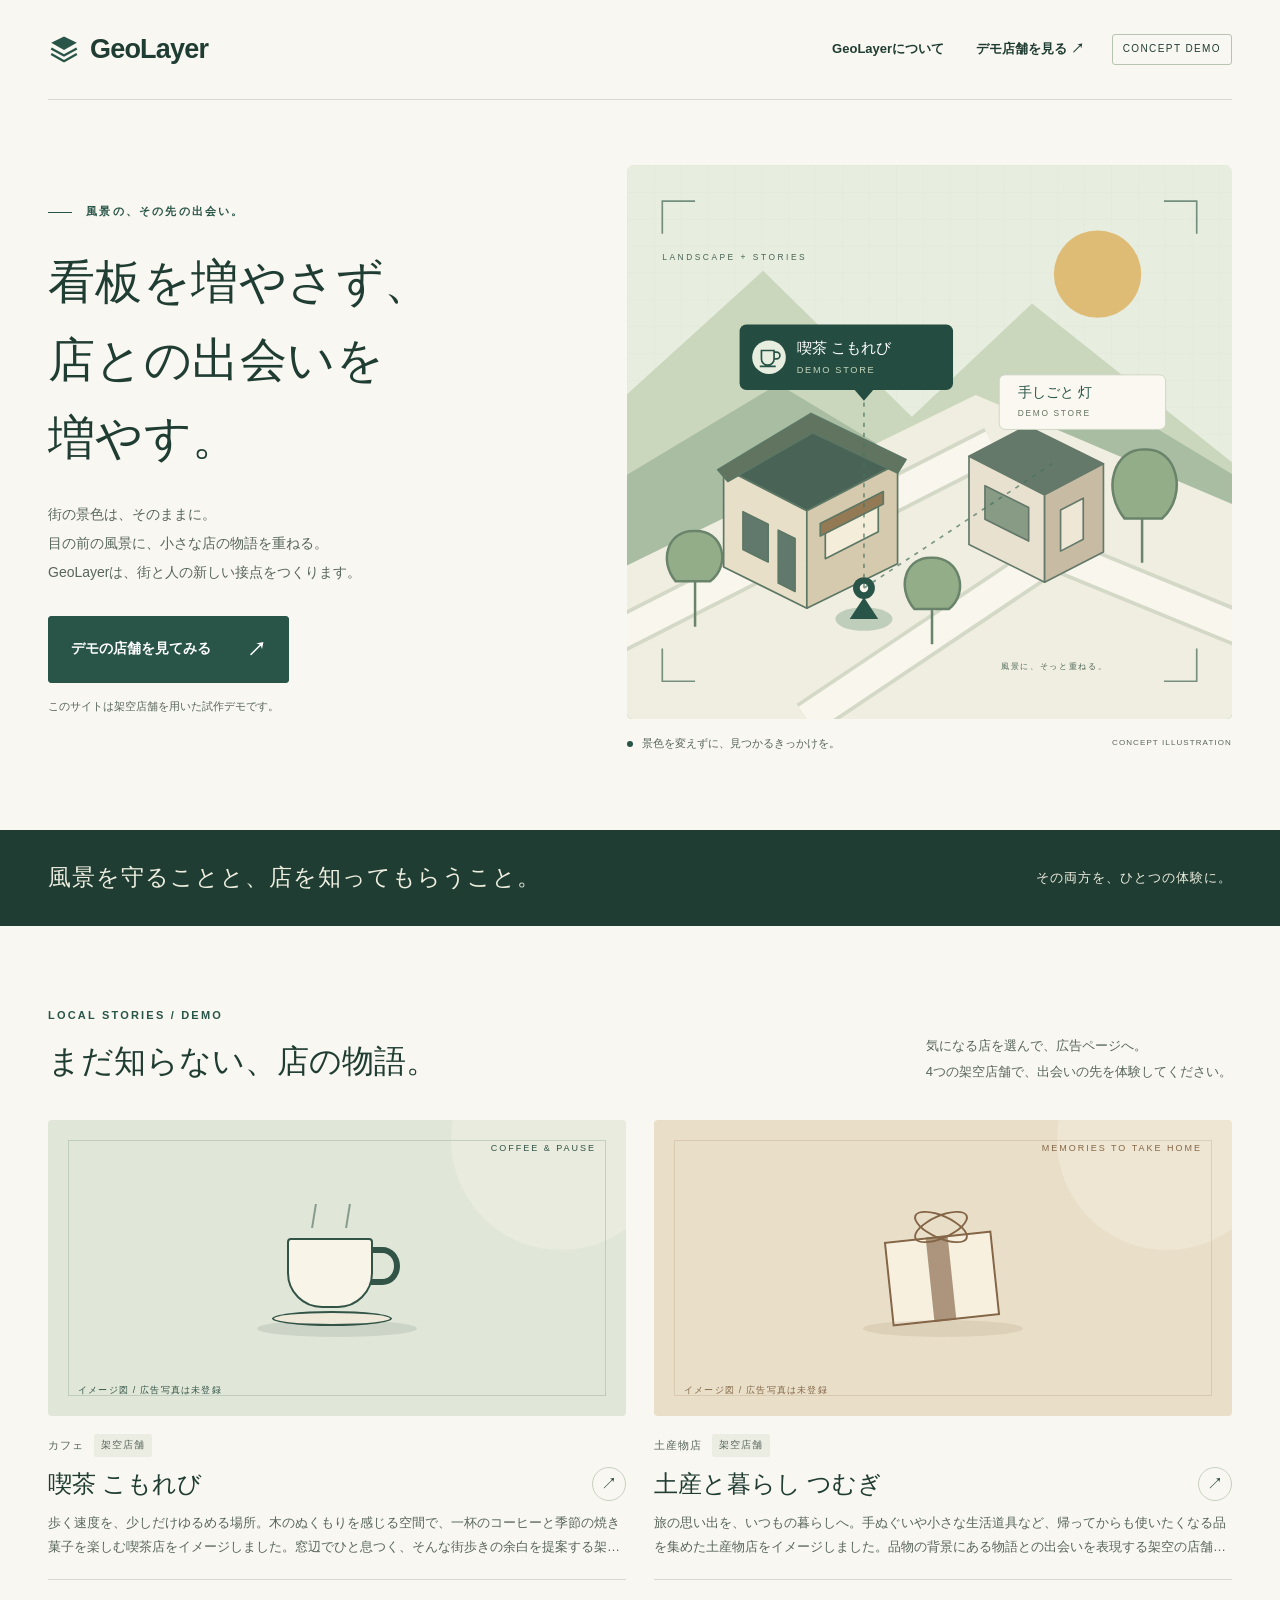
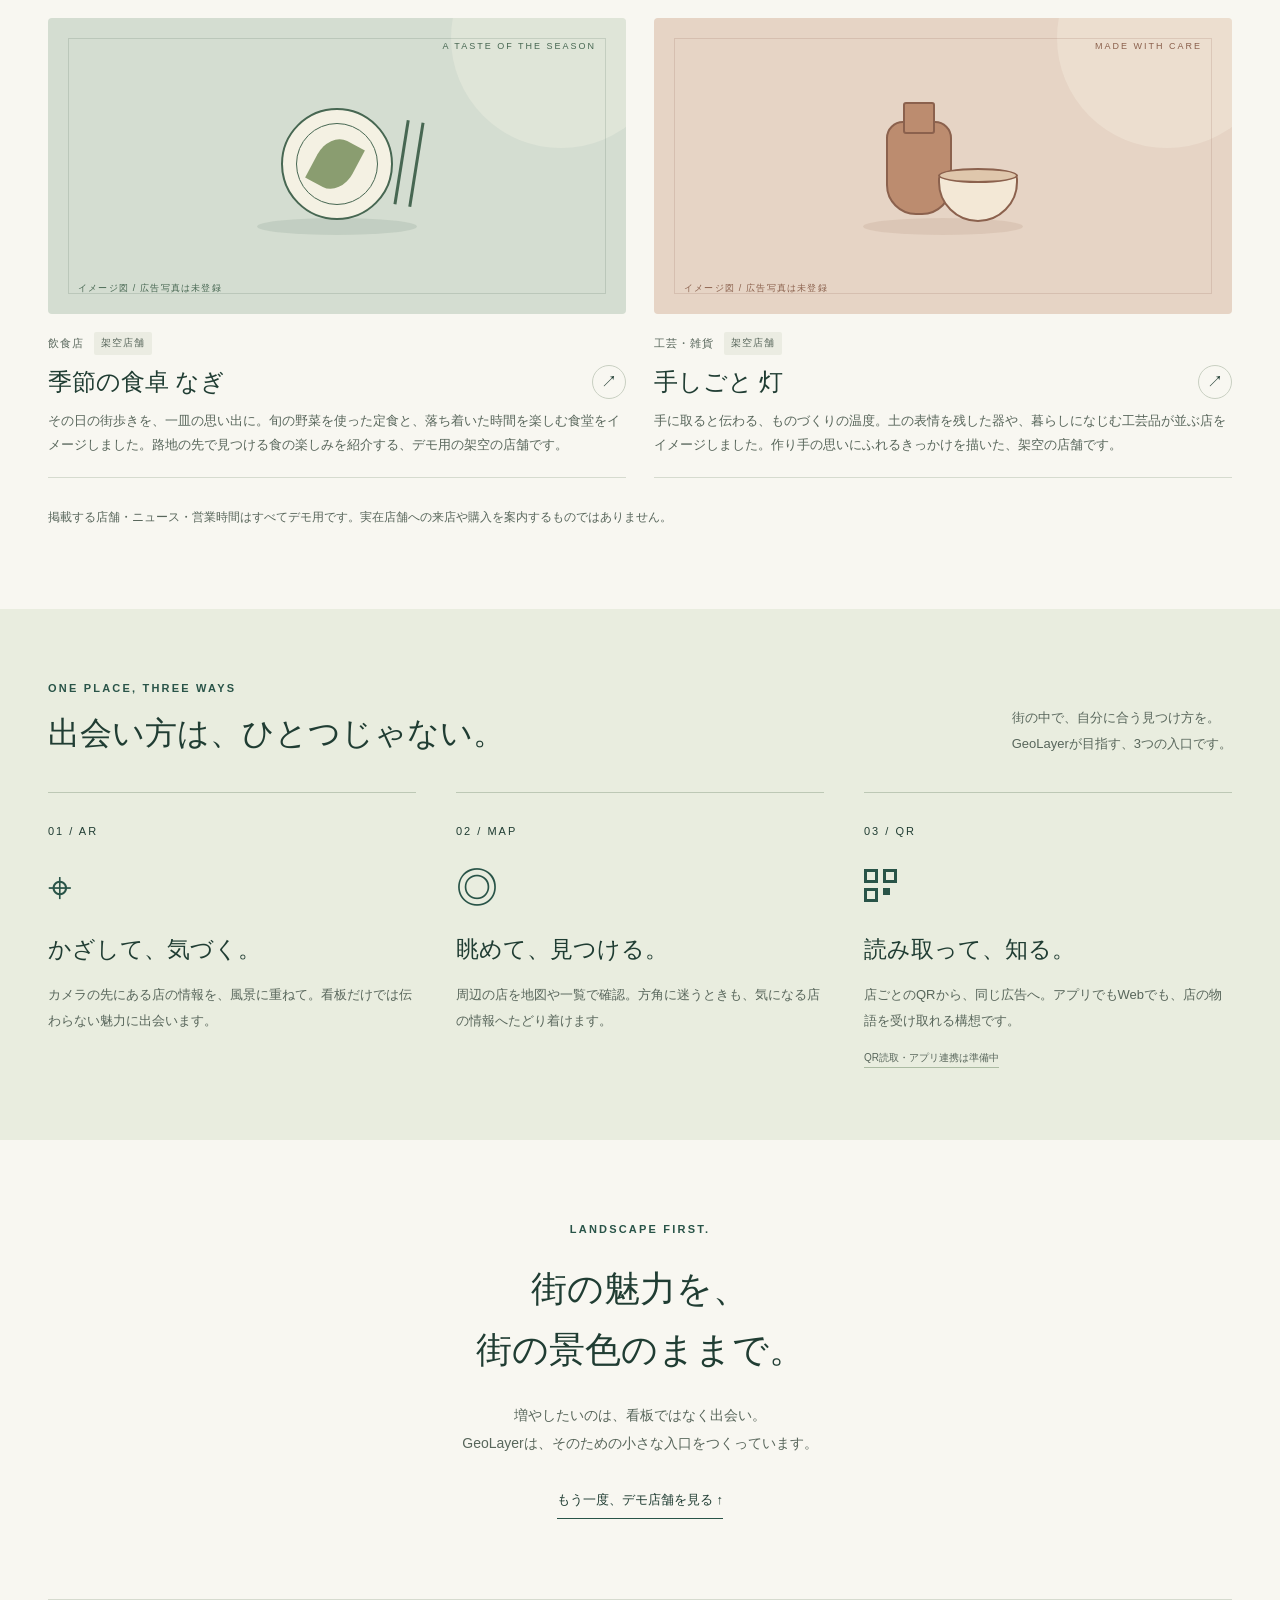
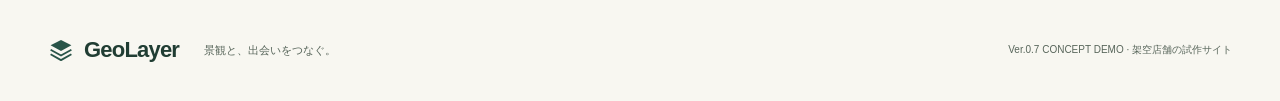
<file: index.html>
<!doctype html>
<html lang="ja">
<head>
  <meta charset="utf-8">
  <meta name="viewport" content="width=device-width, initial-scale=1">
  <meta name="description" content="看板を増やさず、店との出会いを増やす。GeoLayerのコンセプトと架空店舗の広告を体験するデモサイトです。">
  <meta name="color-scheme" content="light">
  <title>GeoLayer — 風景の、その先の出会い。</title>
  <link rel="icon" href="./assets/mark.svg" type="image/svg+xml">
  <link rel="stylesheet" href="./assets/styles.css">
  <script type="module" src="./assets/app.mjs"></script>
</head>
<body data-page="home">
  <a class="skip-link" href="#main">本文へ移動</a>
  <header class="site-header wrap">
    <a class="brand" href="./index.html" aria-label="GeoLayer トップ"><img src="./assets/mark.svg" width="32" height="32" alt=""><span>GeoLayer</span></a>
    <nav aria-label="メインメニュー"><a href="#about">GeoLayerについて</a><a href="#stores">デモ店舗を見る <span aria-hidden="true">↗</span></a></nav>
    <span class="demo-badge">CONCEPT DEMO</span>
  </header>
  <main id="main">
    <section class="hero wrap" aria-labelledby="hero-title">
      <div class="hero-copy">
        <p class="eyebrow"><span class="small-line"></span> 風景の、その先の出会い。</p>
        <h1 id="hero-title">看板を増やさず、<br>店との出会いを<br class="desktop-break">増やす。</h1>
        <p class="hero-description">街の景色は、そのままに。<br>目の前の風景に、小さな店の物語を重ねる。<br>GeoLayerは、街と人の新しい接点をつくります。</p>
        <a class="button" href="#stores">デモの店舗を見てみる <span aria-hidden="true">↗</span></a>
        <p class="quiet-note">このサイトは架空店舗を用いた試作デモです。</p>
      </div>
      <figure class="hero-art">
        <img src="./assets/town.svg" width="720" height="660" alt="山並みと街の景色に、喫茶店や工芸店の情報がそっと重なるGeoLayerのコンセプト図">
        <figcaption><span class="live-dot" aria-hidden="true"></span> 景色を変えずに、見つかるきっかけを。<span class="art-label">CONCEPT ILLUSTRATION</span></figcaption>
      </figure>
    </section>
    <div class="concept-band"><div class="wrap"><p>風景を守ることと、<br class="mobile-only">店を知ってもらうこと。</p><p>その両方を、ひとつの体験に。</p></div></div>
    <section id="stores" class="store-section wrap" aria-labelledby="stores-title">
      <div class="section-heading"><div><p class="eyebrow">LOCAL STORIES / DEMO</p><h2 id="stores-title">まだ知らない、<br class="mobile-only">店の物語。</h2></div><p>気になる店を選んで、広告ページへ。<br>4つの架空店舗で、出会いの先を体験してください。</p></div>
      <div class="catalog-status" id="catalog-status" role="status" aria-live="polite">デモ店舗を読み込んでいます。</div>
      <div class="store-grid" id="store-list" aria-label="架空店舗一覧"></div>
      <noscript><p class="notice">店舗情報を表示するにはJavaScriptを有効にしてください。このサイトの店舗はすべて架空です。</p></noscript>
      <p class="section-footnote">掲載する店舗・ニュース・営業時間はすべてデモ用です。実在店舗への来店や購入を案内するものではありません。</p>
    </section>
    <section id="about" class="about-section" aria-labelledby="about-title"><div class="wrap">
      <div class="section-heading"><div><p class="eyebrow">ONE PLACE, THREE WAYS</p><h2 id="about-title">出会い方は、ひとつじゃない。</h2></div><p>街の中で、自分に合う見つけ方を。<br>GeoLayerが目指す、3つの入口です。</p></div>
      <div class="ways">
        <article><span class="way-number">01 / AR</span><div class="way-symbol" aria-hidden="true">⌖</div><h3>かざして、気づく。</h3><p>カメラの先にある店の情報を、風景に重ねて。看板だけでは伝わらない魅力に出会います。</p></article>
        <article><span class="way-number">02 / MAP</span><div class="way-symbol" aria-hidden="true">◎</div><h3>眺めて、見つける。</h3><p>周辺の店を地図や一覧で確認。方角に迷うときも、気になる店の情報へたどり着けます。</p></article>
        <article><span class="way-number">03 / QR</span><div class="way-symbol qr-symbol" aria-hidden="true"><i></i><i></i><i></i><i></i></div><h3>読み取って、知る。</h3><p>店ごとのQRから、同じ広告へ。アプリでもWebでも、店の物語を受け取れる構想です。</p><span class="feature-note">QR読取・アプリ連携は準備中</span></article>
      </div>
    </div></section>
    <section class="closing wrap"><p class="eyebrow">LANDSCAPE FIRST.</p><h2>街の魅力を、<br>街の景色のままで。</h2><p>増やしたいのは、看板ではなく出会い。<br>GeoLayerは、そのための小さな入口をつくっています。</p><a class="text-link" href="#stores">もう一度、デモ店舗を見る <span aria-hidden="true">↑</span></a></section>
  </main>
  <footer class="site-footer wrap"><a class="brand" href="./index.html"><img src="./assets/mark.svg" width="26" height="26" alt=""><span>GeoLayer</span></a><p>景観と、出会いをつなぐ。</p><small>Ver.0.7 CONCEPT DEMO · 架空店舗の試作サイト</small></footer>
</body>
</html>
</file>
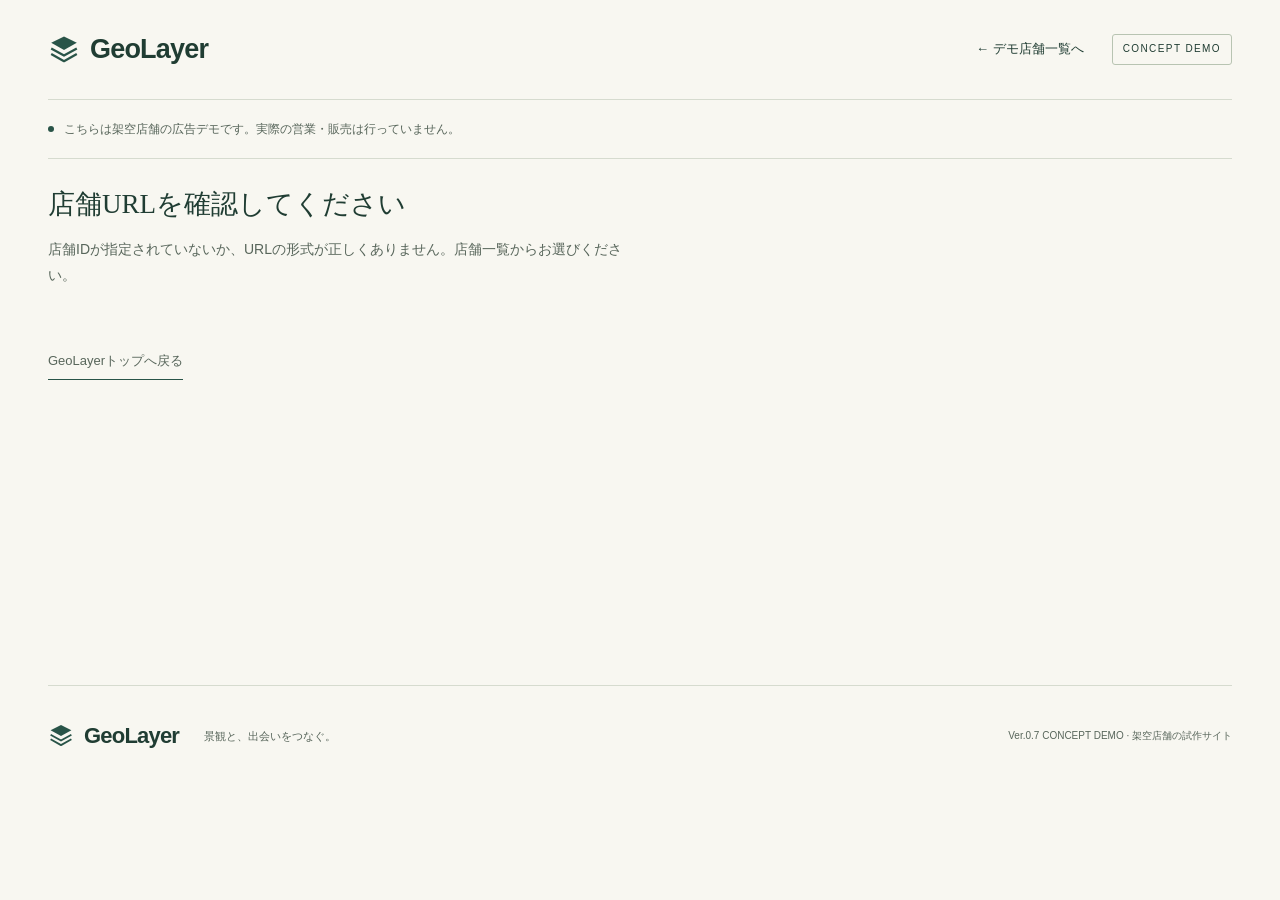
<file: store.html>
<!doctype html>
<html lang="ja">
<head>
  <meta charset="utf-8">
  <meta name="viewport" content="width=device-width, initial-scale=1">
  <meta name="description" content="GeoLayerの架空店舗広告。店舗の物語やニュースを紹介するデモページです。">
  <meta name="color-scheme" content="light">
  <title>店舗のご案内 — GeoLayer</title>
  <link rel="icon" href="./assets/mark.svg" type="image/svg+xml">
  <link rel="stylesheet" href="./assets/styles.css">
  <script type="module" src="./assets/app.mjs"></script>
</head>
<body data-page="store">
  <a class="skip-link" href="#main">本文へ移動</a>
  <header class="site-header wrap"><a class="brand" href="./index.html" aria-label="GeoLayer トップ"><img src="./assets/mark.svg" width="32" height="32" alt=""><span>GeoLayer</span></a><a class="back-link" href="./index.html#stores">← デモ店舗一覧へ</a><span class="demo-badge">CONCEPT DEMO</span></header>
  <main id="main" class="detail-main wrap">
    <p class="demo-notice"><span class="live-dot" aria-hidden="true"></span> こちらは架空店舗の広告デモです。実際の営業・販売は行っていません。</p>
    <div id="catalog-status" class="catalog-status" role="status" aria-live="polite">店舗情報を読み込んでいます。</div>
    <article id="store-detail" hidden>
      <div class="detail-heading"><div><p class="eyebrow">A LOCAL STORY / DEMO</p><p id="store-category" class="category-label"></p><h1 id="store-name"></h1></div><span class="detail-stamp" aria-hidden="true">風景の先に、<br>小さな出会い。</span></div>
      <div id="store-media" class="detail-media"></div>
      <div class="detail-columns"><div><section class="story-section" aria-labelledby="story-title"><p class="eyebrow">OUR STORY</p><h2 id="story-title">この店の物語</h2><p id="store-description" class="story-text"></p></section><section class="news-section" aria-labelledby="news-title"><p class="eyebrow">JOURNAL</p><h2 id="news-title">店からのお知らせ</h2><div id="store-news"></div></section></div><aside class="store-info"><p class="eyebrow">INFORMATION</p><h2>店舗について</h2><section id="hours-section" hidden><h3>営業時間</h3><p id="store-hours"></p></section><div class="info-note"><h3>デモについて</h3><p>店舗名・紹介・ニュースは架空の内容です。掲載情報をもとにした来店や予約はできません。</p><p>所在地の表示や道案内は行っていません。</p></div></aside></div>
      <div class="detail-bottom"><p>ほかの店の物語も、のぞいてみませんか。</p><a class="button" href="./index.html#stores">デモ店舗一覧へ戻る <span aria-hidden="true">↗</span></a></div>
    </article>
    <noscript><p class="notice">店舗情報を表示するにはJavaScriptを有効にしてください。</p><a class="text-link" href="./index.html">GeoLayerトップへ戻る</a></noscript>
  </main>
  <footer class="site-footer wrap"><a class="brand" href="./index.html"><img src="./assets/mark.svg" width="26" height="26" alt=""><span>GeoLayer</span></a><p>景観と、出会いをつなぐ。</p><small>Ver.0.7 CONCEPT DEMO · 架空店舗の試作サイト</small></footer>
</body>
</html>
</file>
<file: assets/styles.css>
:root {
  --paper: #f8f7f1;
  --ink: #203d33;
  --muted: #58665b;
  --line: #d6dbcf;
  --green: #295448;
  --soft: #e9eddf;
  --serif: "Yu Mincho","Hiragino Mincho ProN",serif;
  --sans: "Yu Gothic","Hiragino Kaku Gothic ProN",Meiryo,sans-serif
}
* {
  box-sizing: border-box
}
html {
  scroll-padding-top: 24px
}
body {
  margin: 0;
  background: var(--paper);
  color: var(--ink);
  font-family: var(--sans);
  font-size: 16px;
  line-height: 1.85;
  -webkit-font-smoothing: antialiased
}
a {
  color: inherit;
  text-decoration: none
}
button {
  font: inherit
}
img {
  max-width: 100%;
  height: auto;
  display: block
}
h1,h2,h3,p,figure {
  margin: 0
}
h1,h2,h3 {
  line-height: 1.5
}
a,button {
  -webkit-tap-highlight-color: transparent
}
a: focus-visible,button:focus-visible {
  outline: 3px solid #ad682e;
  outline-offset: 5px
}
a: hover .card-arrow,.text-link:hover {
  color: #9a5b36
}
[hidden] {
  display: none!important
}
.wrap {
  width: min(1184px,calc(100% - 96px));
  margin-inline: auto
}
.skip-link {
  position: absolute;
  left: 16px;
  top: -90px;
  background: var(--ink);
  color: white;
  padding: 12px 20px;
  z-index: 5
}
.skip-link:focus {
  top: 12px
}
.site-header {
  min-height: 100px;
  display: flex;
  align-items: center;
  gap: 28px;
  border-bottom: 1px solid var(--line)
}
.brand {
  display: inline-flex;
  align-items: center;
  gap: 10px;
  font-family: Arial,var(--sans);
  font-weight: 700;
  letter-spacing: -.8px;
  font-size: 27px;
  flex-shrink: 0
}
.brand img {
  flex-shrink: 0
}
.site-header nav {
  margin-left: auto;
  display: flex;
  gap: 32px;
  font-size: 13px;
  font-weight: 600
}
.site-header nav a:hover,.back-link:hover {
  text-decoration: underline;
  text-underline-offset: 6px
}
.site-header nav a {
  padding-block: 12px
}
.demo-badge {
  font-family: Arial,sans-serif;
  font-size: 10px;
  letter-spacing: 1.4px;
  border: 1px solid #b8c4b2;
  padding: 5px 10px;
  border-radius: 3px;
  white-space: nowrap
}
.hero {
  display: grid;
  grid-template-columns: 1fr 1.13fr;
  align-items: center;
  gap: 44px;
  padding-block: 65px 76px
}
.eyebrow {
  font-family: var(--sans);
  font-size: 11px;
  letter-spacing: 2.2px;
  font-weight: 600;
  color: var(--green);
  line-height: 1.7
}
.small-line {
  display: inline-block;
  width: 24px;
  height: 1px;
  background: var(--green);
  vertical-align: middle;
  margin-right: 9px
}
.hero h1 {
  font-family: var(--serif);
  font-size: clamp(32px,3.7vw,53px);
  letter-spacing: .01em;
  font-weight: 500;
  line-height: 1.65;
  margin: 22px 0
}
.hero-description {
  color: var(--muted);
  font-size: 14px;
  line-height: 2.1;
  margin-bottom: 28px
}
.button {
  display: inline-flex;
  align-items: center;
  justify-content: space-between;
  gap: 36px;
  padding: 15px 22px;
  background: var(--green);
  color: #fff;
  border: 1px solid var(--green);
  border-radius: 3px;
  font-size: 14px;
  font-weight: 600;
  cursor: pointer;
  min-height: 50px;
  transition: background .15s
}
.button:hover {
  background: #173c30
}
.button span {
  font-size: 19px
}
.quiet-note {
  font-size: 11px;
  color: var(--muted);
  margin-top: 13px
}
.hero-art {
  position: relative
}
.hero-art>img {
  width: 100%;
  border-radius: 5px
}
.hero-art figcaption {
  display: flex;
  align-items: center;
  gap: 9px;
  font-size: 11px;
  margin-top: 14px;
  color: var(--muted);
  flex-wrap: wrap
}
.live-dot {
  display: inline-block;
  width: 6px;
  height: 6px;
  border-radius: 50%;
  background: var(--green);
  flex-shrink: 0
}
.art-label {
  font-family: Arial,sans-serif;
  font-size: 8px;
  letter-spacing: 1.1px;
  margin-left: auto
}
.concept-band {
  background: var(--ink);
  color: #edeedf
}
.concept-band .wrap {
  padding-block: 27px;
  display: flex;
  justify-content: space-between;
  align-items: center;
  gap: 25px
}
.concept-band p:first-child {
  font-family: var(--serif);
  font-size: 23px;
  letter-spacing: 1px
}
.concept-band p:last-child {
  font-size: 13px;
  letter-spacing: 1px
}
.store-section {
  padding-block: 80px
}
.section-heading {
  display: flex;
  justify-content: space-between;
  align-items: end;
  gap: 30px;
  margin-bottom: 35px
}
.section-heading h2 {
  font-family: var(--serif);
  font-weight: 500;
  font-size: 32px;
  margin-top: 12px
}
.section-heading>p {
  font-size: 13px;
  color: var(--muted);
  line-height: 2
}
.store-grid {
  display: grid;
  grid-template-columns: repeat(2,1fr);
  gap: 38px 28px
}
.store-card {
  display: block;
  min-width: 0
}
.store-card:hover .card-arrow {
  transform: translate(2px,-2px)
}
.store-card:focus-visible {
  outline-offset: 8px
}
.card-content {
  padding: 18px 0 0;
  border-bottom: 1px solid var(--line);
  padding-bottom: 20px
}
.card-topline {
  display: flex;
  align-items: center;
  gap: 10px;
  font-size: 11px;
  letter-spacing: 1px;
  color: var(--muted)
}
.card-topline .category-label {
  font-size: 11px
}
.mini-badge {
  font-size: 10px;
  background: #ebece2;
  padding: 2px 7px;
  border-radius: 2px
}
.card-title-line {
  display: flex;
  align-items: center;
  justify-content: space-between;
  gap: 16px
}
.card-title-line h3 {
  font-family: var(--serif);
  font-size: 24px;
  font-weight: 500;
  margin: 9px 0
}
.card-arrow {
  width: 34px;
  height: 34px;
  border: 1px solid #c9d0c2;
  border-radius: 50%;
  display: flex;
  align-items: center;
  justify-content: center;
  flex-shrink: 0;
  transition: transform .15s
}
.card-description {
  font-size: 13px;
  color: var(--muted);
  display: -webkit-box;
  -webkit-line-clamp: 2;
  -webkit-box-orient: vertical;
  overflow: hidden
}
.section-footnote {
  margin-top: 28px;
  font-size: 12px;
  color: var(--muted);
  line-height: 1.9
}
.visual {
  position: relative;
  overflow: hidden;
  isolation: isolate;
  display: flex;
  flex-direction: column;
  align-items: center;
  justify-content: center;
  aspect-ratio: 1.95;
  background: #e0e6d8;
  color: #315447;
  border-radius: 4px
}
.visual::before {
  content: "";
  position: absolute;
  inset: 20px;
  border: 1px solid currentColor;
  opacity: .18;
  pointer-events: none
}
.visual::after {
  content: "";
  position: absolute;
  width: 220px;
  height: 220px;
  border-radius: 50%;
  background: #faf7e9;
  opacity: .28;
  right: -45px;
  top: -90px;
  z-index: -1
}
.visual[data-theme="souvenir"] {
  background: #e9dfc9;
  color: #846647
}
.visual[data-theme="restaurant"] {
  background: #d4ddd1;
  color: #476752
}
.visual[data-theme="craft"] {
  background: #e6d4c5;
  color: #8b614d
}
.visual[data-theme="other"] {
  background: #dce2df
}
.visual .art-caption {
  position: absolute;
  left: 30px;
  bottom: 18px;
  font-size: 9px;
  letter-spacing: 1.2px
}
.visual .art-type {
  position: absolute;
  right: 30px;
  top: 20px;
  font-family: Arial,sans-serif;
  font-size: 9px;
  letter-spacing: 2px
}
.object-art {
  position: relative;
  width: 160px;
  height: 130px;
  margin-top: 10px
}
.object-art:after {
  content: "";
  position: absolute;
  width: 160px;
  height: 17px;
  background: currentColor;
  opacity: .12;
  border-radius: 50%;
  bottom: 1px
}
.object-art .shape {
  position: absolute;
  display: block
}
.coffee .shape:nth-child(1) {
  left: 30px;
  top: 30px;
  width: 86px;
  height: 70px;
  background: #f8f4e8;
  border: 2px solid currentColor;
  border-radius: 4px 4px 35px 35px;
  z-index: 2
}
.coffee .shape:nth-child(2) {
  width: 35px;
  height: 38px;
  border: 6px solid currentColor;
  border-radius: 0 50% 50% 0;
  top: 39px;
  left: 108px
}
.coffee .shape:nth-child(3) {
  width: 120px;
  height: 15px;
  border: 2px solid currentColor;
  border-radius: 50%;
  left: 15px;
  top: 103px;
  background: #eee9d9;
  z-index: 2
}
.coffee .shape:nth-child(4) {
  height: 24px;
  width: 36px;
  border-left: 2px solid currentColor;
  border-right: 2px solid currentColor;
  left: 56px;
  top: -4px;
  transform: skew(-9deg);
  opacity: .5
}
.gift .shape:nth-child(1) {
  width: 108px;
  height: 85px;
  background: #f7f0df;
  border: 2px solid currentColor;
  left: 25px;
  top: 28px;
  transform: rotate(-6deg)
}
.gift .shape:nth-child(2) {
  height: 85px;
  width: 22px;
  background: currentColor;
  left: 67px;
  top: 28px;
  transform: rotate(-6deg);
  opacity: .65
}
.gift .shape:nth-child(3) {
  height: 24px;
  width: 58px;
  border: 2px solid currentColor;
  border-radius: 50%;
  left: 49px;
  top: 7px;
  transform: rotate(-24deg)
}
.gift .shape:nth-child(4) {
  height: 24px;
  width: 58px;
  border: 2px solid currentColor;
  border-radius: 50%;
  left: 49px;
  top: 7px;
  transform: rotate(24deg)
}
.meal .shape:nth-child(1) {
  width: 112px;
  height: 112px;
  border: 2px solid currentColor;
  border-radius: 50%;
  left: 24px;
  top: 2px;
  background: #f4f1e3
}
.meal .shape:nth-child(2) {
  width: 82px;
  height: 82px;
  border: 1px solid currentColor;
  border-radius: 50%;
  left: 39px;
  top: 17px
}
.meal .shape:nth-child(3) {
  width: 40px;
  height: 52px;
  border-radius: 50% 0 50% 0;
  background: #8a9d70;
  left: 58px;
  top: 32px;
  transform: rotate(28deg)
}
.meal .shape:nth-child(4) {
  width: 18px;
  height: 85px;
  border-left: 3px solid currentColor;
  border-right: 3px solid currentColor;
  left: 143px;
  top: 15px;
  transform: rotate(9deg)
}
.pottery .shape:nth-child(1) {
  width: 66px;
  height: 94px;
  background: #bc8c6f;
  border: 2px solid currentColor;
  left: 23px;
  top: 15px;
  border-radius: 17px 17px 30px 30px
}
.pottery .shape:nth-child(2) {
  width: 32px;
  height: 32px;
  left: 40px;
  top: -4px;
  background: #bc8c6f;
  border: 2px solid currentColor;
  border-radius: 3px;
  z-index: 2
}
.pottery .shape:nth-child(3) {
  width: 80px;
  height: 48px;
  border: 2px solid currentColor;
  border-radius: 5px 5px 40px 40px;
  background: #f3e8d6;
  left: 75px;
  top: 68px;
  z-index: 3
}
.pottery .shape:nth-child(4) {
  width: 80px;
  height: 15px;
  border: 2px solid currentColor;
  border-radius: 50%;
  background: #dfc7ac;
  left: 75px;
  top: 62px;
  z-index: 4
}
.about-section {
  background: var(--soft);
  padding-block: 70px
}
.ways {
  display: grid;
  grid-template-columns: repeat(3,1fr);
  gap: 40px
}
.ways article {
  border-top: 1px solid #bdc8b5;
  padding-top: 22px;
  position: relative
}
.way-number {
  font-family: Arial,sans-serif;
  font-size: 11px;
  letter-spacing: 2px
}
.ways h3 {
  font-family: var(--serif);
  font-weight: 500;
  font-size: 23px;
  margin: 8px 0 14px
}
.ways p {
  font-size: 13px;
  color: var(--muted);
  line-height: 2
}
.way-symbol {
  font-family: Arial,sans-serif;
  font-size: 42px;
  line-height: 1;
  margin: 22px 0;
  color: var(--green);
  height: 44px
}
.qr-symbol {
  width: 36px;
  display: grid;
  grid-template-columns: repeat(2,14px);
  grid-template-rows: repeat(2,14px);
  gap: 5px;
  padding-block: 2px
}
.qr-symbol i {
  border: 3px solid var(--green)
}
.qr-symbol i:last-child {
  border-width: 0;
  background: var(--green);
  width: 7px;
  height: 7px
}
.feature-note {
  display: inline-block;
  font-size: 10px;
  margin-top: 15px;
  border-bottom: 1px solid #abbba2;
  color: var(--muted)
}
.closing {
  text-align: center;
  padding-block: 80px
}
.closing h2 {
  font-family: var(--serif);
  font-size: 36px;
  line-height: 1.7;
  font-weight: 500;
  margin: 20px 0
}
.closing>p:not(.eyebrow) {
  font-size: 14px;
  color: var(--muted);
  line-height: 2
}
.text-link {
  display: inline-block;
  margin-top: 25px;
  font-size: 13px;
  padding: 6px 0;
  border-bottom: 1px solid var(--green)
}
.site-footer {
  border-top: 1px solid var(--line);
  padding-block: 30px;
  display: flex;
  gap: 25px;
  align-items: center;
  flex-wrap: wrap
}
.site-footer .brand {
  font-size: 22px
}
.site-footer>p {
  font-size: 11px;
  color: var(--muted)
}
.site-footer small {
  font-size: 10px;
  color: var(--muted);
  margin-left: auto
}
.mobile-only {
  display: none
}
.catalog-status {
  color: var(--muted);
  padding: 25px 0
}
.catalog-status:empty {
  display: none
}
.catalog-status h2 {
  font-family: var(--serif);
  font-size: 27px;
  font-weight: 500;
  color: var(--ink);
  margin-bottom: 12px
}
.catalog-status p {
  font-size: 14px;
  max-width: 580px
}
.catalog-status .button {
  margin-top: 20px
}
.notice {
  border: 1px solid var(--line);
  padding: 20px;
  margin: 20px 0
}
.back-link {
  margin-left: auto;
  font-size: 13px;
  display: inline-flex;
  align-items: center;
  min-height: 44px
}
.detail-main {
  min-height: 65vh
}
.demo-notice {
  padding: 18px 0;
  border-bottom: 1px solid var(--line);
  color: var(--muted);
  font-size: 12px;
  display: flex;
  align-items: center;
  gap: 10px
}
.detail-heading {
  display: flex;
  align-items: center;
  justify-content: space-between;
  gap: 24px;
  padding-block: 45px 30px
}
.detail-heading .category-label {
  font-size: 12px;
  margin: 20px 0 8px;
  color: var(--muted)
}
.detail-heading h1 {
  font-family: var(--serif);
  font-size: clamp(30px,4vw,48px);
  font-weight: 500;
  overflow-wrap: anywhere
}
.detail-stamp {
  font-family: var(--serif);
  font-size: 14px;
  border: 1px solid #bdc8b5;
  width: 110px;
  height: 110px;
  border-radius: 50%;
  display: grid;
  place-content: center;
  text-align: center;
  transform: rotate(8deg);
  flex-shrink: 0
}
.detail-media .visual {
  aspect-ratio: 2.9
}
.detail-media .object-art {
  transform: scale(1.6)
}
.detail-media .art-caption {
  bottom: 23px;
  font-size: 11px
}
.detail-media .art-type {
  font-size: 10px;
  top: 25px
}
.detail-media img {
  width: 100%;
  aspect-ratio: 2.9;
  object-fit: cover;
  border-radius: 4px
}
.detail-columns {
  display: grid;
  grid-template-columns: 1fr 290px;
  gap: 80px;
  padding-block: 55px
}
.detail-columns h2 {
  font-family: var(--serif);
  font-size: 25px;
  font-weight: 500;
  margin: 10px 0 22px
}
.story-text {
  font-size: 16px;
  line-height: 2.3;
  white-space: pre-line;
  overflow-wrap: anywhere
}
.news-section {
  margin-top: 50px
}
.news-item {
  border-top: 1px solid var(--line);
  padding-block: 23px
}
.news-item time {
  font-family: Arial,sans-serif;
  font-size: 11px;
  color: var(--muted);
  letter-spacing: 1px
}
.news-item h3 {
  font-size: 16px;
  margin: 7px 0 10px;
  overflow-wrap: anywhere
}
.news-item p {
  font-size: 14px;
  color: var(--muted);
  line-height: 2;
  white-space: pre-line;
  overflow-wrap: anywhere
}
.no-news {
  font-size: 14px;
  color: var(--muted);
  padding: 20px 0;
  border-top: 1px solid var(--line)
}
.store-info {
  background: var(--soft);
  border-radius: 4px;
  padding: 28px;
  align-self: start
}
.store-info h3 {
  font-size: 12px;
  margin-bottom: 10px
}
.store-info p:not(.eyebrow) {
  font-size: 12px;
  line-height: 2;
  color: var(--muted);
  white-space: pre-line;
  overflow-wrap: anywhere
}
.info-note {
  border-top: 1px solid #c6cebd;
  padding-top: 20px;
  margin-top: 20px
}
.info-note p+p {
  margin-top: 12px
}
.detail-bottom {
  border-top: 1px solid var(--line);
  text-align: center;
  padding-block: 40px 70px
}
.detail-bottom p {
  font-family: var(--serif);
  font-size: 19px;
  margin-bottom: 22px
}
@media(min-width:1450px) {
  .hero {
    gap: 65px
  }
  .hero h1 {
    font-size: 56px
  }
}
@media(max-width:1000px) {
  .wrap {
    width: calc(100% - 56px)
  }
  .hero {
    gap: 28px
  }
  .hero h1 {
    font-size: 36px
  }
  .hero-art figcaption .art-label {
    display: none
  }
  .site-header {
    gap: 18px
  }
  .site-header nav {
    gap: 20px
  }
  .detail-columns {
    gap: 35px;
    grid-template-columns: 1fr 260px
  }
  .concept-band p:first-child {
    font-size: 20px
  }
  .section-heading {
    align-items: start
  }
  .section-heading h2 {
    font-size: 29px
  }
  .ways {
    gap: 25px
  }
}
@media(max-width:720px) {
  .wrap {
    width: calc(100% - 40px)
  }
  .site-header {
    min-height: 84px;
    gap: 12px;
    flex-wrap: wrap;
    padding-block: 17px
  }
  .brand {
    font-size: 25px
  }
  .site-header .demo-badge {
    margin-left: auto;
    font-size: 9px
  }
  .site-header nav {
    order: 3;
    width: 100%;
    justify-content: space-between;
    margin: 0;
    font-size: 12px;
    border-top: 1px solid var(--line);
    padding-top: 6px
  }
  .site-header nav a {
    padding: 7px 0
  }
  .hero {
    grid-template-columns: 1fr;
    padding-block: 36px 40px;
    gap: 32px
  }
  .hero h1 {
    font-size: clamp(30px,7.5vw,43px);
    line-height: 1.7;
    margin: 19px 0
  }
  .desktop-break {
    display: none
  }
  .hero-description {
    font-size: 13px;
    margin-bottom: 22px
  }
  .hero .button {
    width: 100%;
    max-width: 350px
  }
  .hero-art {
    width: 100%;
    max-width: 540px;
    margin-inline: auto
  }
  .hero-art>img {
    aspect-ratio: 1.25;
    object-fit: cover
  }
  .hero-art figcaption {
    font-size: 10px
  }
  .concept-band .wrap {
    display: block;
    padding-block: 24px
  }
  .concept-band p:first-child {
    font-size: 22px;
    line-height: 1.65
  }
  .concept-band p:last-child {
    font-size: 11px;
    margin-top: 12px
  }
  .mobile-only {
    display: initial
  }
  .store-section {
    padding-block: 45px
  }
  .section-heading {
    display: block;
    margin-bottom: 25px
  }
  .section-heading h2 {
    font-size: 29px
  }
  .section-heading>p {
    margin-top: 17px;
    font-size: 12px
  }
  .store-grid {
    grid-template-columns: 1fr;
    gap: 28px
  }
  .visual {
    aspect-ratio: 1.7
  }
  .card-title-line h3 {
    font-size: 23px
  }
  .card-content {
    padding-top: 14px
  }
  .section-footnote {
    font-size: 11px
  }
  .about-section {
    padding-block: 42px
  }
  .about-section h2 {
    font-size: 26px
  }
  .ways {
    grid-template-columns: 1fr;
    gap: 24px
  }
  .ways article {
    padding-left: 63px;
    padding-top: 17px;
    min-height: 150px
  }
  .ways .way-symbol {
    position: absolute;
    top: 46px;
    left: 5px;
    margin: 0
  }
  .ways h3 {
    font-size: 23px;
    margin-block: 7px 11px
  }
  .ways p {
    font-size: 13px
  }
  .closing {
    padding-block: 50px
  }
  .closing h2 {
    font-size: 31px
  }
  .closing>p:not(.eyebrow) {
    font-size: 12px
  }
  .site-footer {
    gap: 12px;
    padding-block: 25px
  }
  .site-footer>p {
    margin-left: auto
  }
  .site-footer small {
    width: 100%;
    margin: 0;
    font-size: 9px
  }
  .back-link {
    font-size: 11px
  }
  .detail-main .demo-notice {
    align-items: start;
    font-size: 11px
  }
  .demo-notice .live-dot {
    margin-top: 7px
  }
  .detail-heading {
    padding-block: 28px 25px
  }
  .detail-heading h1 {
    font-size: 32px
  }
  .detail-heading .eyebrow {
    font-size: 10px
  }
  .detail-stamp {
    display: none
  }
  .detail-media .visual {
    aspect-ratio: 1.55
  }
  .detail-media .object-art {
    transform: scale(1.1)
  }
  .detail-media .art-caption {
    font-size: 9px;
    left: 26px;
    bottom: 17px
  }
  .detail-media .art-type {
    font-size: 8px
  }
  .detail-media img {
    aspect-ratio: 1.55
  }
  .detail-columns {
    grid-template-columns: 1fr;
    padding-block: 35px;
    gap: 30px
  }
  .story-text {
    font-size: 16px;
    line-height: 2.2
  }
  .news-section {
    margin-top: 32px
  }
  .store-info {
    padding: 24px
  }
  .detail-bottom {
    padding-block: 28px 40px
  }
  .detail-bottom p {
    font-size: 15px
  }
  .detail-bottom .button {
    width: 100%
  }
  .catalog-status {
    padding-block: 30px
  }
  .catalog-status h2 {
    font-size: 24px
  }
}
@media(max-width:370px) {
  .wrap {
    width: calc(100% - 32px)
  }
  .brand {
    font-size: 23px
  }
  .site-header .demo-badge {
    font-size: 8px;
    padding: 4px 6px
  }
  .back-link {
    order: 3;
    width: 100%;
    margin: 0
  }
  .detail-heading h1 {
    font-size: 28px
  }
  .hero h1 {
    font-size: 30px
  }
  .hero .eyebrow {
    letter-spacing: 1px;
    font-size: 10px
  }
}
@media(prefers-reduced-motion:reduce) {
  * {
    transition: none!important;
    scroll-behavior: auto!important
  }
}
</file>
